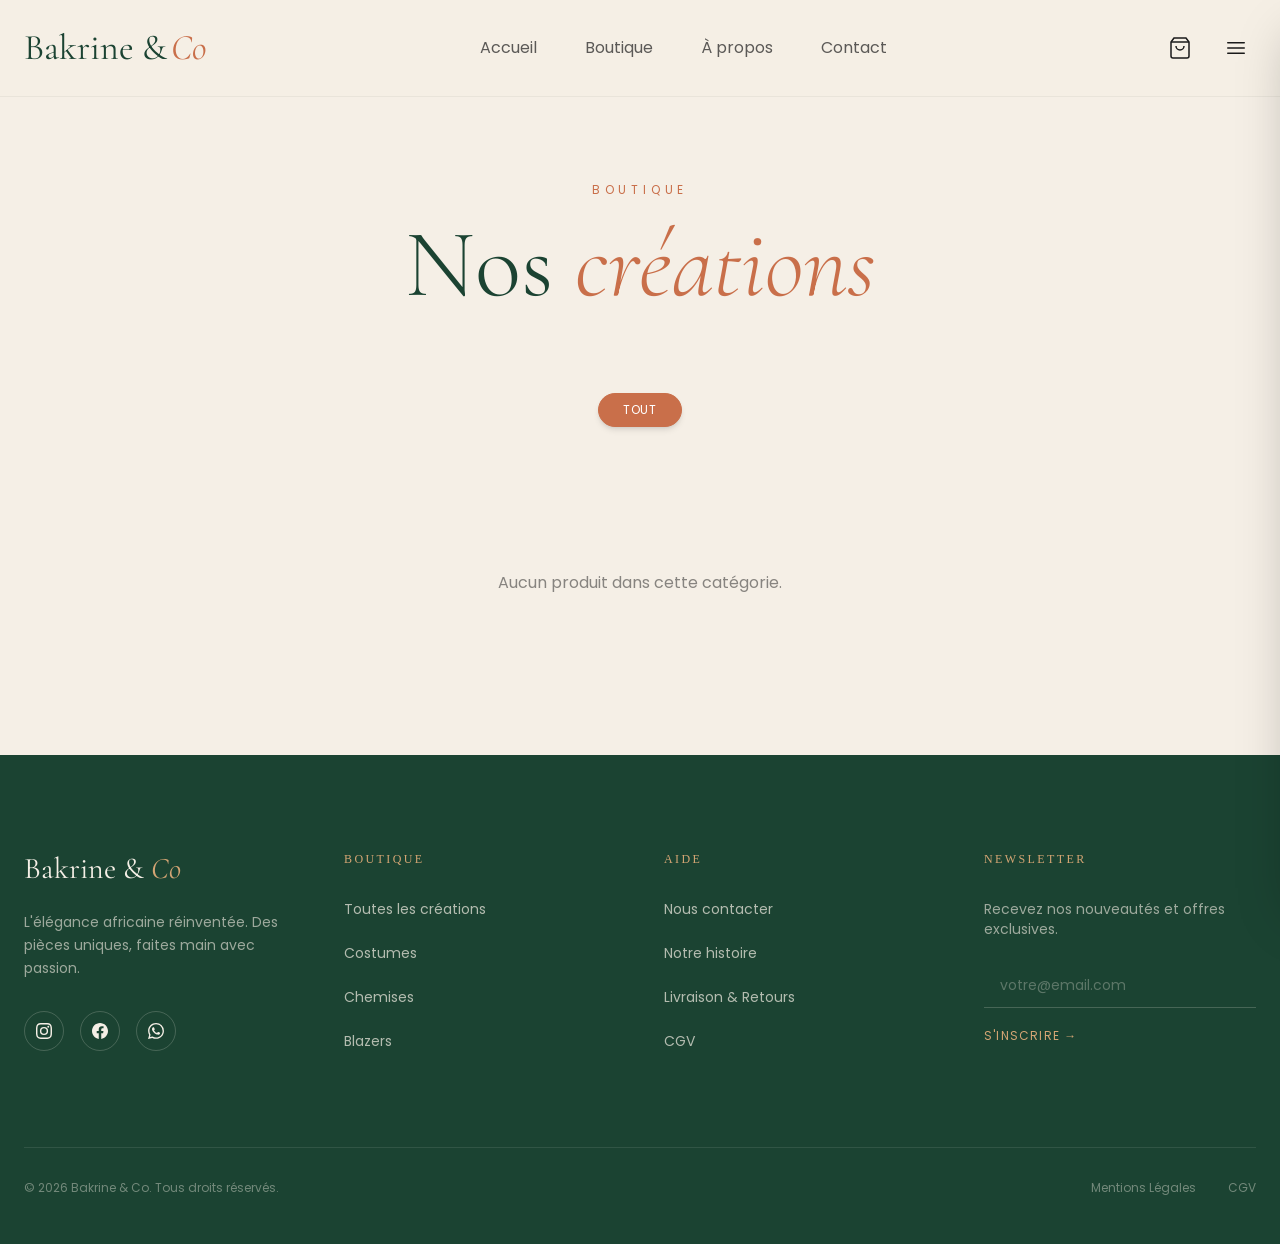
<file: boutique.html>
<!DOCTYPE html>
<html lang="fr">
<head>
  <meta charset="UTF-8">
  <meta name="viewport" content="width=device-width, initial-scale=1.0">
  <title>Boutique — Bakrine & Co</title>
  <link rel="icon" type="image/png" href="assets/icons/favicon.png">
  <link rel="preconnect" href="https://fonts.googleapis.com">
  <link rel="preconnect" href="https://fonts.gstatic.com" crossorigin>
  <link href="https://fonts.googleapis.com/css2?family=Cormorant+Garamond:ital,wght@0,400;0,500;0,600;0,700;1,400&family=Poppins:wght@300;400;500;600&display=swap" rel="stylesheet">
  <link rel="stylesheet" href="assets/css/style.css">

  <style>
    body { font-family: 'Poppins', sans-serif; }
    h1, h2, h3, .font-serif { font-family: 'Cormorant Garamond', serif !important; }
  </style>
</head>
<body class="bg-cream text-ink overflow-x-hidden">

  <div id="header"></div>

  <main class="max-w-[1400px] mx-auto px-6 py-20 min-h-[60vh] bg-[#F9F6F0]">
    <header class="text-center mb-20 reveal">
      <span class="text-xs tracking-[0.4em] text-terracotta uppercase">Boutique</span>
      <h1 class="mt-4 text-6xl md:text-8xl text-forest font-light">Nos <em class="italic text-terracotta">créations</em></h1>
    </header>

    <div id="filters" class="flex flex-wrap justify-center gap-3 mb-16"></div>
    <div id="productsGrid" class="grid grid-cols-1 sm:grid-cols-2 lg:grid-cols-4 gap-8 md:gap-12"></div>
  </main>

  <div id="footer"></div>

  <!-- DRAWER PANIER -->
  <div id="cartOverlay" class="hidden fixed inset-0 bg-ink/50 backdrop-blur-sm z-[60]" onclick="document.getElementById('cartDrawer').classList.add('translate-x-full'); this.classList.add('hidden'); document.body.style.overflow='';"></div>
  <aside id="cartDrawer" class="fixed top-0 right-0 bottom-0 w-full max-w-md bg-cream shadow-2xl z-[70] flex flex-col transition-transform duration-500 translate-x-full">
    <div class="flex items-center justify-between px-6 py-5 border-b border-ink/10">
      <h2 class="text-2xl text-forest">Panier <span id="cartDrawerCount" class="text-terracotta">(0)</span></h2>
      <button onclick="document.getElementById('cartDrawer').classList.add('translate-x-full'); document.getElementById('cartOverlay').classList.add('hidden'); document.body.style.overflow='';" class="p-2 hover:text-terracotta">✕</button>
    </div>
    <div id="cartContent" class="flex-1 overflow-y-auto px-6 py-4"></div>
    <div class="border-t border-ink/10 px-6 py-5 bg-cream">
      <div class="flex items-center justify-between mb-4">
        <span class="text-ink/60">Total</span>
        <div class="text-right">
          <p id="cartTotalXof" class="text-2xl text-forest">0 FCFA</p>
          <p id="cartTotalEur" class="text-xs text-ink/50">≈ 0.00 €</p>
        </div>
      </div>
      <a href="commander.html" class="block w-full text-center bg-terracotta hover:bg-terracotta-dark text-white px-6 py-4 rounded-full font-medium">Passer commande</a>
    </div>
  </aside>

  <script type="module">
    import { renderHeader, renderFooter } from './assets/js/layout.js'
    import { products, collections, loadData } from './assets/js/products.js'

    renderHeader()
    renderFooter()

    async function initShop() {
      await loadData()
      afficherFiltres()
      filtrerProduits('all')
      
      // Animation du header au chargement
      setTimeout(() => {
        const header = document.querySelector('.reveal')
        if (header) {
          header.style.transition = 'opacity 1s ease-out, transform 1s ease-out'
          header.classList.remove('opacity-0', 'translate-y-10')
          header.style.opacity = '1'
          header.style.transform = 'translateY(0)'
        }
      }, 100)
    }

    function afficherFiltres() {
      const container = document.getElementById('filters')
      let html = `<button onclick="window.filtrerProduits('all')" class="filter-btn active px-6 py-2 rounded-full border border-terracotta bg-terracotta text-white text-xs tracking-wider uppercase transition-all">Tout</button>`
      
      collections.forEach(c => {
        html += `<button onclick="window.filtrerProduits('${c.slug}')" class="filter-btn px-6 py-2 rounded-full border border-ink/15 text-ink/60 hover:border-terracotta hover:text-terracotta text-xs tracking-wider uppercase transition-all">${c.name_fr}</button>`
      })
      container.innerHTML = html
    }

    function filtrerProduits(filtre) {
      document.querySelectorAll('.filter-btn').forEach(btn => {
        btn.classList.remove('bg-terracotta', 'text-white', 'border-terracotta')
        btn.classList.add('text-ink/60', 'border-ink/15')
      })
      if (event && event.target) {
        event.target.classList.add('bg-terracotta', 'text-white', 'border-terracotta')
        event.target.classList.remove('text-ink/60', 'border-ink/15')
      }

      let produitsAffiches = products
      if (filtre !== 'all') {
        produitsAffiches = products.filter(p => {
          if (filtre === 'costume-classique') return p.category === 'costume'
          if (filtre === 'chemise-luxe') return p.category === 'chemise'
          if (filtre === 'blazer') return p.category === 'blazer'
          if (filtre === 'tenue-africaine') return p.category !== 'costume' && p.category !== 'chemise' && p.category !== 'blazer'
          return p.category === filtre
        })
      }

      const grid = document.getElementById('productsGrid')
      if (produitsAffiches.length === 0) {
        grid.innerHTML = `<p class="col-span-full text-center py-20 text-ink/50">Aucun produit dans cette catégorie.</p>`
        return
      }

      grid.innerHTML = produitsAffiches.map((p, index) => {
        const image = p.product_images?.[0]?.url || 'assets/images/placeholder.jpg'
        // Délai en cascade pour l'animation
        const delay = index * 100
        
        return `
          <a href="produit.html?slug=${p.slug}" onclick="localStorage.setItem('current-slug', '${p.slug}')" class="group block reveal-item opacity-0 translate-y-10" style="transition-delay: ${delay}ms">
            <div class="relative aspect-[3/4] overflow-hidden rounded-xl bg-gold/10">
              <img src="${image}" alt="${p.name_fr}" class="w-full h-full object-cover transition-transform duration-700 group-hover:scale-105" />
              <div class="absolute bottom-3 right-3 bg-cream/90 px-2 py-1 text-[10px] font-medium tracking-widest text-forest">
                ${new Intl.NumberFormat('fr-FR').format(p.price_xof)} FCFA
              </div>
            </div>
            <div class="mt-6 text-center space-y-2">
              <p class="text-[10px] text-terracotta/80 uppercase tracking-[0.2em]">${p.fabric || p.category}</p>
              <h3 class="text-xl md:text-2xl text-forest group-hover:text-terracotta transition-colors leading-tight px-2">
                ${p.name_fr}
              </h3>
            </div>
          </a>
        `
      }).join('')

      // Déclencher l'animation d'apparition
      setTimeout(() => {
        const items = document.querySelectorAll('.reveal-item')
        items.forEach(el => {
          el.style.opacity = '1'
          el.style.transform = 'translateY(0)'
        })
      }, 50)
    }

    window.filtrerProduits = filtrerProduits
    initShop()
  </script>
</body>
</html>
</file>
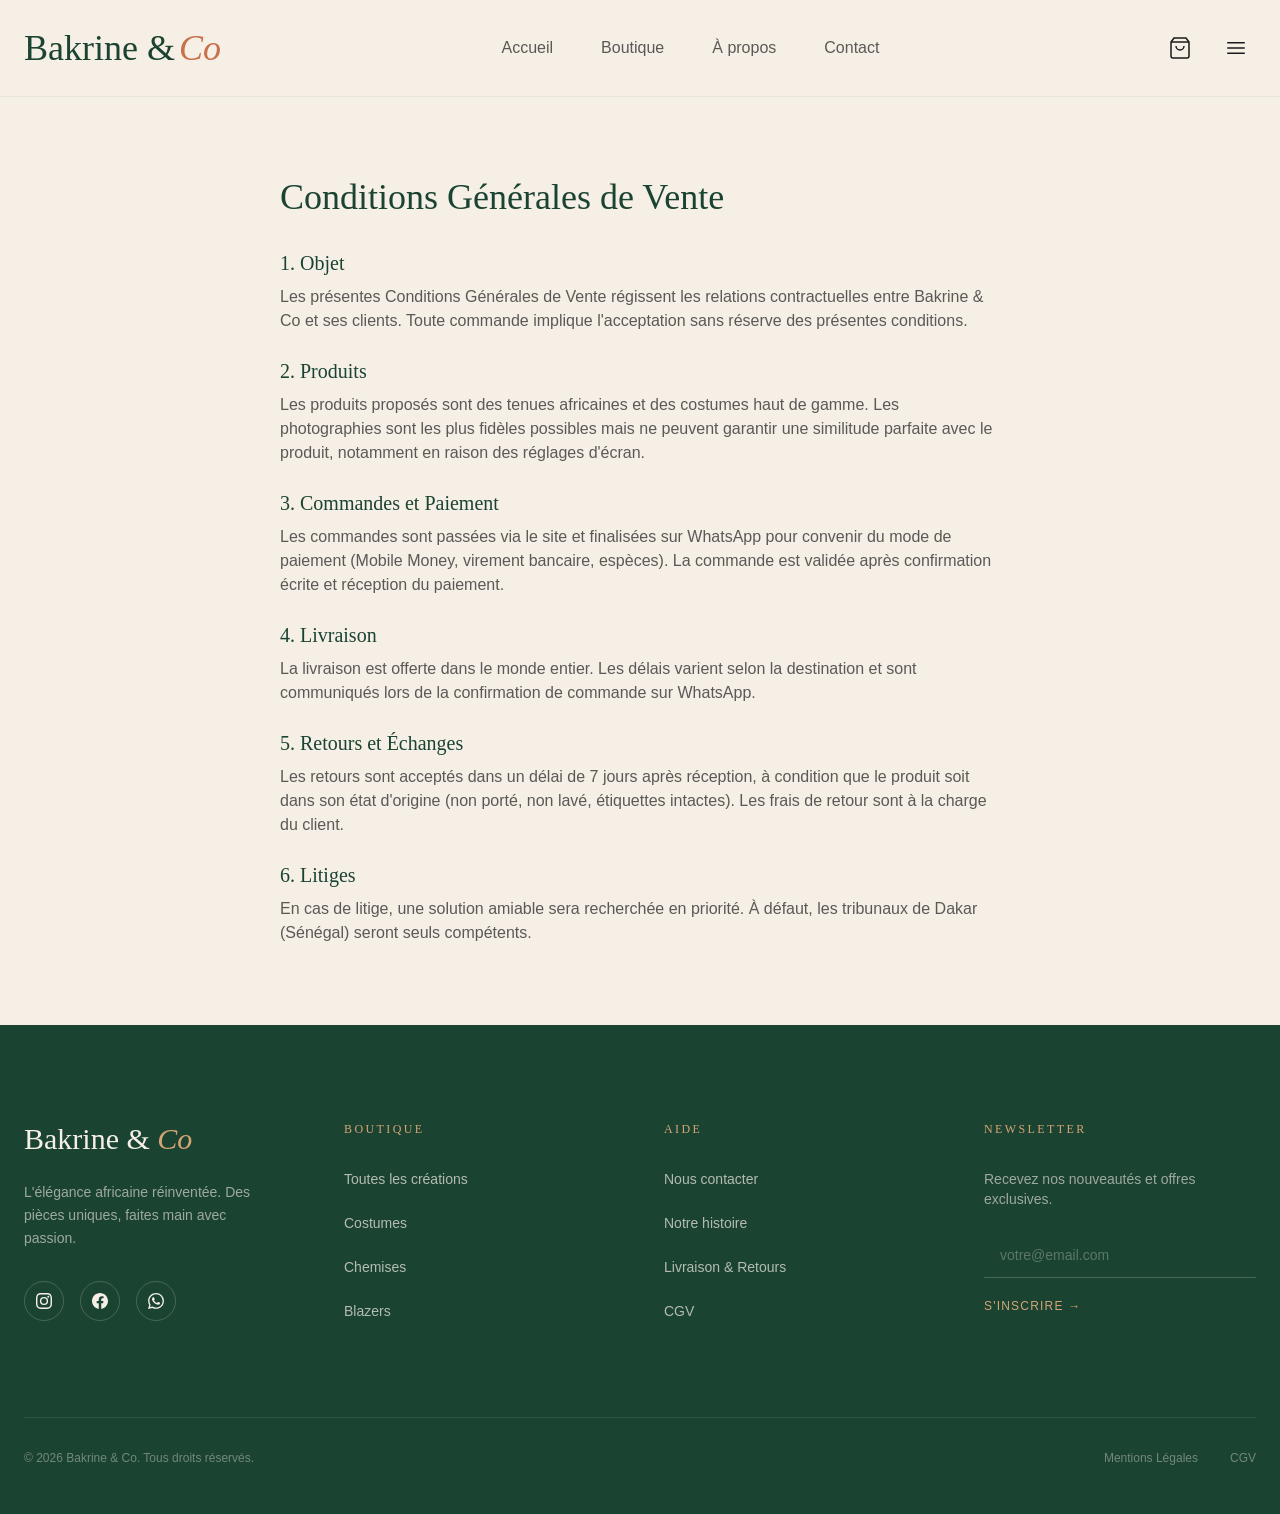
<file: cgv.html>
<!DOCTYPE html>
<html lang="fr">
<head>
  <meta charset="UTF-8">
  <meta name="viewport" content="width=device-width, initial-scale=1.0">
  <meta http-equiv="Content-Security-Policy" content="default-src 'self'; script-src 'self' 'unsafe-inline' https://unpkg.com https://cdnjs.cloudflare.com; style-src 'self' 'unsafe-inline'; img-src 'self' data: https://wamrraarelxsmiksoqhe.supabase.co; connect-src 'self' https://wamrraarelxsmiksoqhe.supabase.co;">
  <title>Conditions Générales de Vente — Bakrine & Co</title>
  <link rel="icon" type="image/png" href="assets/icons/favicon.png">
  
  <link rel="preconnect" href="https://fonts.googleapis.com">
  <link href="https://fonts.googleapis.com/css2?family=Playfair+Display:ital,wght@0,400;0,500;0,700;1,400&family=Poppins:wght@300;400;500;600&display=swap" rel="stylesheet">
  <link rel="stylesheet" href="assets/css/style.css">
</head>
<body class="bg-cream text-ink font-sans">

  <div id="header"></div>

  <main class="max-w-3xl mx-auto px-6 py-20">
    <h1 class="font-serif text-4xl text-forest mb-8">Conditions Générales de Vente</h1>
    
    <div class="space-y-6 text-ink/70">
      <section>
        <h2 class="font-serif text-xl text-forest mb-2">1. Objet</h2>
        <p>Les présentes Conditions Générales de Vente régissent les relations contractuelles entre Bakrine & Co et ses clients. Toute commande implique l'acceptation sans réserve des présentes conditions.</p>
      </section>

      <section>
        <h2 class="font-serif text-xl text-forest mb-2">2. Produits</h2>
        <p>Les produits proposés sont des tenues africaines et des costumes haut de gamme. Les photographies sont les plus fidèles possibles mais ne peuvent garantir une similitude parfaite avec le produit, notamment en raison des réglages d'écran.</p>
      </section>

      <section>
        <h2 class="font-serif text-xl text-forest mb-2">3. Commandes et Paiement</h2>
        <p>Les commandes sont passées via le site et finalisées sur WhatsApp pour convenir du mode de paiement (Mobile Money, virement bancaire, espèces). La commande est validée après confirmation écrite et réception du paiement.</p>
      </section>

      <section>
        <h2 class="font-serif text-xl text-forest mb-2">4. Livraison</h2>
        <p>La livraison est offerte dans le monde entier. Les délais varient selon la destination et sont communiqués lors de la confirmation de commande sur WhatsApp.</p>
      </section>

      <section>
        <h2 class="font-serif text-xl text-forest mb-2">5. Retours et Échanges</h2>
        <p>Les retours sont acceptés dans un délai de 7 jours après réception, à condition que le produit soit dans son état d'origine (non porté, non lavé, étiquettes intactes). Les frais de retour sont à la charge du client.</p>
      </section>

      <section>
        <h2 class="font-serif text-xl text-forest mb-2">6. Litiges</h2>
        <p>En cas de litige, une solution amiable sera recherchée en priorité. À défaut, les tribunaux de Dakar (Sénégal) seront seuls compétents.</p>
      </section>
    </div>
  </main>

  <div id="footer"></div>

  <script type="module">
    import { renderHeader, renderFooter } from './assets/js/layout.js'
    renderHeader()
    renderFooter()
  </script>
</body>
</html>
</file>
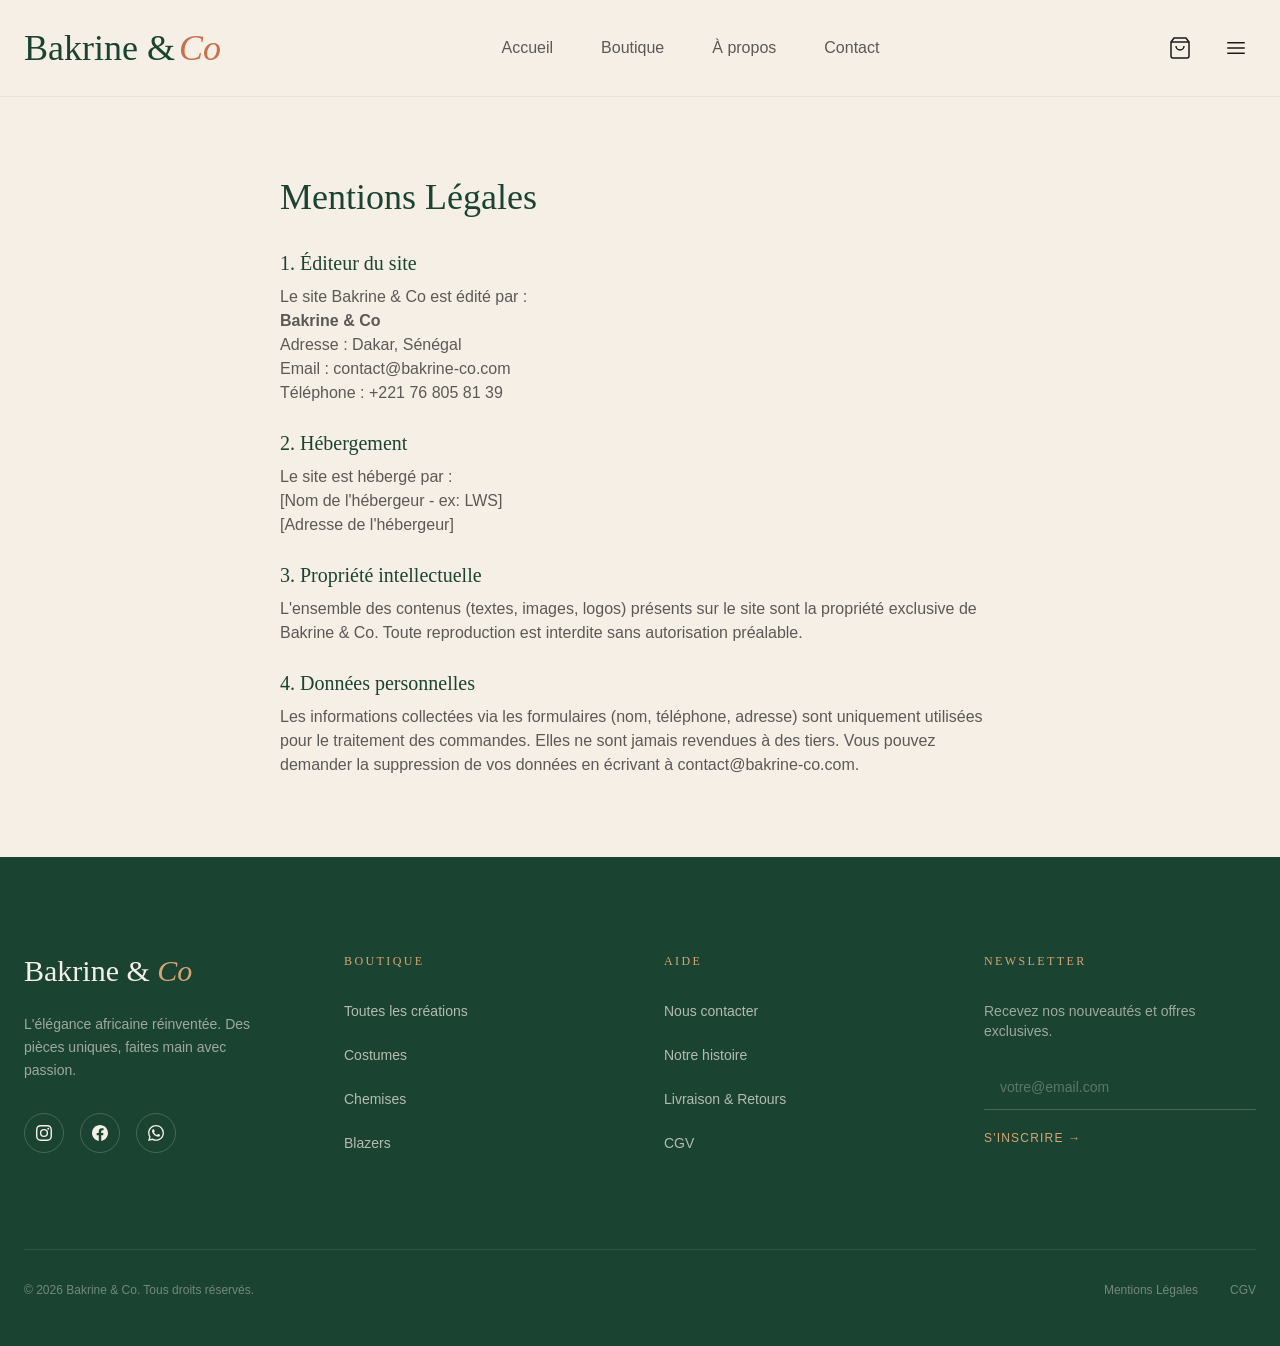
<file: mentions-legales.html>
<!DOCTYPE html>
<html lang="fr">
<head>
  <meta charset="UTF-8">
  <meta name="viewport" content="width=device-width, initial-scale=1.0">
  <title>Mentions Légales — Bakrine & Co</title>
  <link rel="preconnect" href="https://fonts.googleapis.com">
  <link rel="icon" type="image/png" href="assets/icons/favicon.png">
  <meta http-equiv="Content-Security-Policy" content="default-src 'self'; script-src 'self' 'unsafe-inline' https://unpkg.com https://cdnjs.cloudflare.com; style-src 'self' 'unsafe-inline'; img-src 'self' data: https://wamrraarelxsmiksoqhe.supabase.co; connect-src 'self' https://wamrraarelxsmiksoqhe.supabase.co;">
  <link href="https://fonts.googleapis.com/css2?family=Playfair+Display:ital,wght@0,400;0,500;0,700;1,400&family=Poppins:wght@300;400;500;600&display=swap" rel="stylesheet">
  <link rel="stylesheet" href="assets/css/style.css">
</head>
<body class="bg-cream text-ink font-sans">

  <div id="header"></div>

  <main class="max-w-3xl mx-auto px-6 py-20">
    <h1 class="font-serif text-4xl text-forest mb-8">Mentions Légales</h1>
    
    <div class="space-y-6 text-ink/70">
      <section>
        <h2 class="font-serif text-xl text-forest mb-2">1. Éditeur du site</h2>
        <p>Le site Bakrine & Co est édité par :</p>
        <p><strong>Bakrine & Co</strong><br>
        Adresse : Dakar, Sénégal<br>
        Email : contact@bakrine-co.com<br>
        Téléphone : +221 76 805 81 39</p>
      </section>

      <section>
        <h2 class="font-serif text-xl text-forest mb-2">2. Hébergement</h2>
        <p>Le site est hébergé par :<br>
        [Nom de l'hébergeur - ex: LWS]<br>
        [Adresse de l'hébergeur]</p>
      </section>

      <section>
        <h2 class="font-serif text-xl text-forest mb-2">3. Propriété intellectuelle</h2>
        <p>L'ensemble des contenus (textes, images, logos) présents sur le site sont la propriété exclusive de Bakrine & Co. Toute reproduction est interdite sans autorisation préalable.</p>
      </section>

      <section>
        <h2 class="font-serif text-xl text-forest mb-2">4. Données personnelles</h2>
        <p>Les informations collectées via les formulaires (nom, téléphone, adresse) sont uniquement utilisées pour le traitement des commandes. Elles ne sont jamais revendues à des tiers. Vous pouvez demander la suppression de vos données en écrivant à contact@bakrine-co.com.</p>
      </section>
    </div>
  </main>

  <div id="footer"></div>

  <script type="module">
    import { renderHeader, renderFooter } from './assets/js/layout.js'
    renderHeader()
    renderFooter()
  </script>
</body>
</html>
</file>
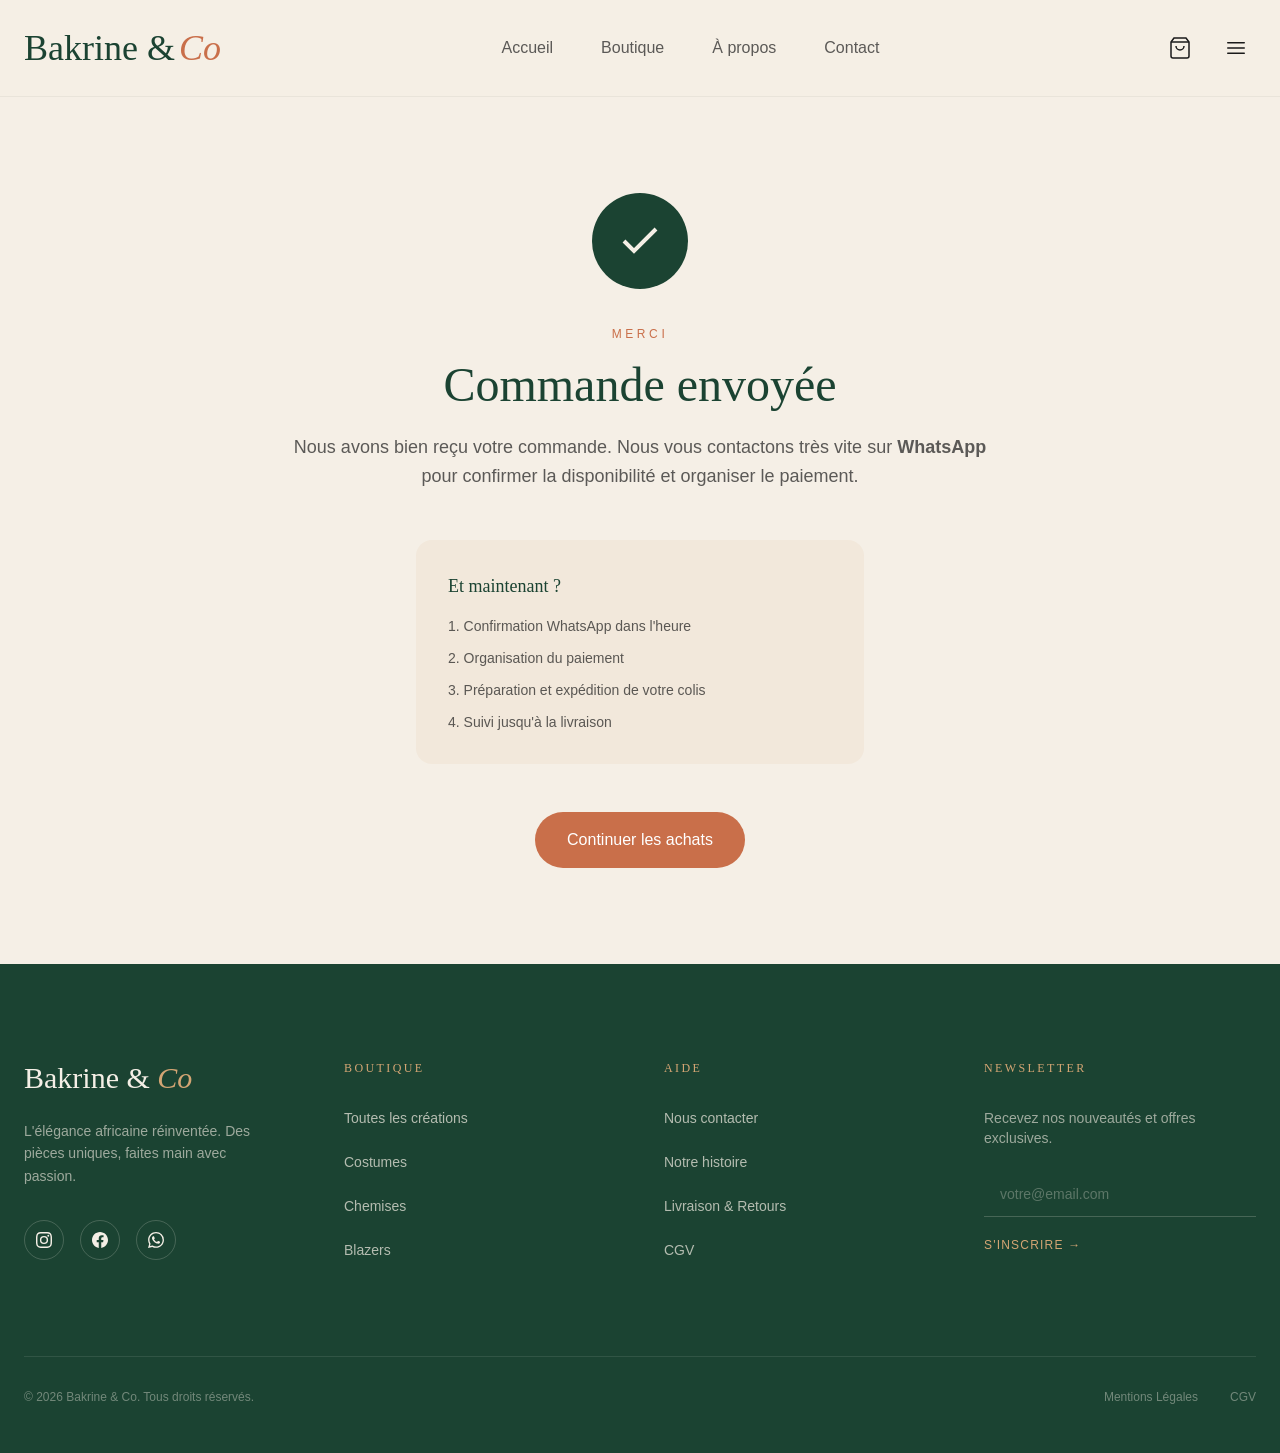
<file: merci.html>
<!DOCTYPE html>
<html lang="fr">
<head>
  <meta charset="UTF-8">
  <meta name="viewport" content="width=device-width, initial-scale=1.0">
  <title>Merci — Bakrine & Co</title>
  <link rel="preconnect" href="https://fonts.googleapis.com">
  <meta http-equiv="Content-Security-Policy" content="default-src 'self'; script-src 'self' 'unsafe-inline' https://unpkg.com https://cdnjs.cloudflare.com; style-src 'self' 'unsafe-inline'; img-src 'self' data: https://wamrraarelxsmiksoqhe.supabase.co; connect-src 'self' https://wamrraarelxsmiksoqhe.supabase.co;">
  <link href="https://fonts.googleapis.com/css2?family=Playfair+Display:ital,wght@0,400;0,500;0,700;1,400&family=Poppins:wght@300;400;500;600&display=swap" rel="stylesheet">
  <link rel="stylesheet" href="assets/css/style.css">
</head>
<body class="bg-cream text-ink font-sans">

  <div id="header"></div>

  <main class="max-w-3xl mx-auto px-6 py-24 text-center">
    
    <div class="w-24 h-24 mx-auto bg-forest text-cream rounded-full flex items-center justify-center mb-8">
      <svg class="w-12 h-12" fill="none" stroke="currentColor" stroke-width="2" viewBox="0 0 24 24">
        <polyline points="20 6 9 17 4 12"></polyline>
      </svg>
    </div>

    <span class="text-xs tracking-[0.3em] text-terracotta uppercase">Merci</span>
    <h1 class="mt-4 font-serif text-5xl text-forest mb-6">Commande envoyée</h1>
    
    <p class="text-lg text-ink/70 leading-relaxed mb-12">
      Nous avons bien reçu votre commande. Nous vous contactons très vite sur <strong>WhatsApp</strong> pour confirmer la disponibilité et organiser le paiement.
    </p>

    <div class="bg-gold/10 rounded-2xl p-8 text-left max-w-md mx-auto mb-12">
      <h3 class="font-serif text-lg text-forest mb-4">Et maintenant ?</h3>
      <ol class="space-y-3 text-sm text-ink/70 list-decimal list-inside">
        <li>Confirmation WhatsApp dans l'heure</li>
        <li>Organisation du paiement</li>
        <li>Préparation et expédition de votre colis</li>
        <li>Suivi jusqu'à la livraison</li>
      </ol>
    </div>

    <a href="boutique.html" class="inline-block bg-terracotta hover:bg-terracotta-dark text-white px-8 py-4 rounded-full font-medium transition-colors">
      Continuer les achats
    </a>
  </main>

  <div id="footer"></div>

  <script type="module">
    import { renderHeader, renderFooter } from './assets/js/layout.js'
    renderHeader()
    renderFooter()
  </script>
</body>
</html>
</file>
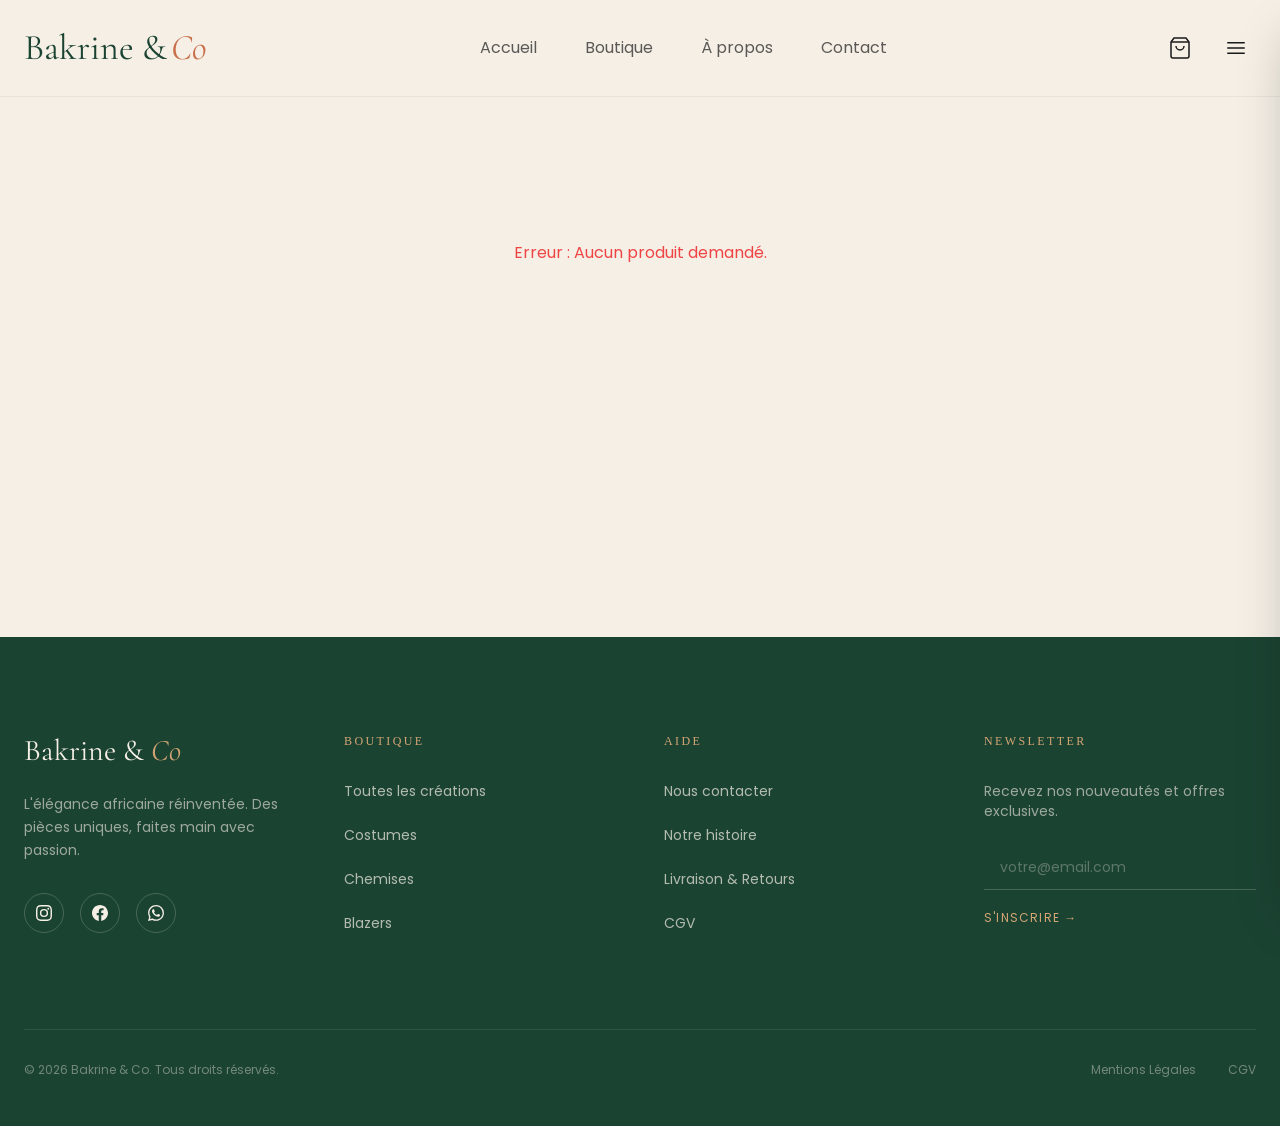
<file: produit.html>
<!DOCTYPE html>
<html lang="fr">
<head>
  <meta charset="UTF-8">
  <meta name="viewport" content="width=device-width, initial-scale=1.0">
  <title>Produit — Bakrine & Co</title>
  
  <!-- PLUS DE BALISE CSP ICI, POUR ÉVITER LES BLOCAGES -->

  <link rel="preconnect" href="https://fonts.googleapis.com">
  <link rel="preconnect" href="https://fonts.gstatic.com" crossorigin>
  <link href="https://fonts.googleapis.com/css2?family=Cormorant+Garamond:ital,wght@0,400;0,500;0,700;1,400&family=Poppins:wght@300;400;500;600&display=swap" rel="stylesheet">
  <link rel="stylesheet" href="assets/css/style.css">

  <style>
    body { font-family: 'Poppins', sans-serif; }
    h1, h2, h3, .font-serif { font-family: 'Cormorant Garamond', serif !important; }
  </style>
</head>
<body class="bg-cream text-ink font-sans">

  <div id="header"></div>

  <main class="max-w-7xl mx-auto px-6 py-16 min-h-[60vh]" id="productContent">
    <div class="flex justify-center items-center h-full">
      <p class="text-ink/50">Chargement du produit...</p>
    </div>
  </main>

  <div id="footer"></div>

  <!-- DRAWER PANIER -->
  <div id="cartOverlay" class="hidden fixed inset-0 bg-ink/50 backdrop-blur-sm z-[60]" onclick="document.getElementById('cartDrawer').classList.add('translate-x-full'); this.classList.add('hidden'); document.body.style.overflow='';"></div>
  <aside id="cartDrawer" class="fixed top-0 right-0 bottom-0 w-full max-w-md bg-cream shadow-2xl z-[70] flex flex-col transition-transform duration-500 translate-x-full">
    <div class="flex items-center justify-between px-6 py-5 border-b border-ink/10">
      <h2 class="font-serif text-2xl text-forest">Panier <span id="cartDrawerCount" class="text-terracotta">(0)</span></h2>
      <button onclick="document.getElementById('cartDrawer').classList.add('translate-x-full'); document.getElementById('cartOverlay').classList.add('hidden'); document.body.style.overflow='';" class="p-2 hover:text-terracotta">✕</button>
    </div>
    <div id="cartContent" class="flex-1 overflow-y-auto px-6 py-4"></div>
    <div class="border-t border-ink/10 px-6 py-5 bg-cream">
      <div class="flex items-center justify-between mb-4">
        <span class="text-ink/60">Total</span>
        <div class="text-right">
          <p id="cartTotalXof" class="font-serif text-2xl text-forest">0 FCFA</p>
          <p id="cartTotalEur" class="text-xs text-ink/50">≈ 0.00 €</p>
        </div>
      </div>
      <a href="commander.html" class="block w-full text-center bg-terracotta hover:bg-terracotta-dark text-white px-6 py-4 rounded-full font-medium">Passer commande</a>
    </div>
  </aside>

  <!-- SCRIPT -->
  <script type="module">
    import { renderHeader, renderFooter } from './assets/js/layout.js'
    import { products, loadData } from './assets/js/products.js'
    import { addToCart, updateCartBadge, renderCartDrawer, openCart } from './assets/js/cart.js'

    renderHeader()
    renderFooter()

    let currentProduct = null
    let selectedSize = null

    async function initProduct() {
      // 1. Récupérer le slug (via URL ou localStorage)
      const urlParams = new URLSearchParams(window.location.search)
      let slug = urlParams.get('slug') || localStorage.getItem('current-slug')

      if (!slug) {
        document.getElementById('productContent').innerHTML = '<p class="text-center py-20 text-red-500">Erreur : Aucun produit demandé.</p>'
        return
      }

      // 2. Charger les données
      if (products.length === 0) await loadData()

      // 3. Trouver le produit
      currentProduct = products.find(p => p.slug === slug)

      if (!currentProduct) {
        document.getElementById('productContent').innerHTML = '<p class="text-center py-20 text-red-500">Produit introuvable.</p>'
        return
      }

      // 4. Afficher
      renderProduct()
      updateCartBadge()
      renderCartDrawer()
    }

    function renderProduct() {
      const container = document.getElementById('productContent')
      document.title = `${currentProduct.name_fr} — Bakrine & Co`

      const images = currentProduct.product_images?.sort((a, b) => a.position - b.position) || []
      const mainImage = images[0]?.url || 'assets/images/placeholder.jpg'
      const thumbnails = images.slice(1)
      const sizes = currentProduct.product_variants?.map(v => v.size) || []

      container.innerHTML = `
        <div class="grid grid-cols-1 lg:grid-cols-2 gap-12 lg:gap-20">
          
          <!-- GALERIE -->
          <div class="space-y-6">
            <div class="aspect-[3/4] rounded-2xl overflow-hidden bg-gold/10">
              <img id="mainProductImage" src="${mainImage}" alt="${currentProduct.name_fr}" class="w-full h-full object-cover transition-opacity duration-300">
            </div>
            <div class="grid grid-cols-3 gap-4">
              ${thumbnails.map((img, i) => `
                <button onclick="changeImage('${img.url}', this)" class="aspect-square rounded-lg overflow-hidden bg-gold/10 border-2 border-transparent hover:border-terracotta transition-colors">
                  <img src="${img.url}" class="w-full h-full object-cover">
                </button>
              `).join('')}
            </div>
          </div>

          <!-- INFOS -->
          <div class="space-y-8 lg:sticky lg:top-28 self-start">
            <div>
              <span class="text-xs tracking-[0.3em] text-terracotta uppercase">${currentProduct.fabric || currentProduct.category}</span>
              <h1 class="mt-3 text-4xl md:text-5xl text-forest leading-tight">${currentProduct.name_fr}</h1>
              <div class="mt-4 space-y-1">
                <p class="text-3xl text-terracotta">${new Intl.NumberFormat('fr-FR').format(currentProduct.price_xof)} FCFA</p>
                <p class="text-sm text-ink/50">≈ ${currentProduct.price_eur} €</p>
              </div>
            </div>

            <div class="w-16 h-px bg-gold"></div>
            <p class="text-ink/70 leading-relaxed">${currentProduct.description_fr || 'Aucune description.'}</p>

            <div>
              <p class="text-sm font-medium uppercase tracking-widest mb-3">Taille</p>
              <div class="flex flex-wrap gap-2" id="sizesContainer">
                ${sizes.length > 0 ? sizes.map(s => `
                  <button onclick="selectSize('${s}', this)" class="size-btn min-w-14 px-4 py-3 text-sm rounded-lg border border-ink/15 hover:border-ink/40 transition-all">${s}</button>
                `).join('') : '<p class="text-sm text-ink/50">Aucune taille disponible.</p>'}
              </div>
            </div>

            <button id="addBtn" onclick="addToCartAction()" class="w-full py-5 rounded-full bg-ink/10 text-ink/40 font-medium cursor-not-allowed transition-all" disabled>
              Ajouter au panier
            </button>
          </div>
        </div>
      `
    }

    // --- FONCTIONS GLOBALES ---
    window.changeImage = (url, btn) => {
      const mainImg = document.getElementById('mainProductImage')
      mainImg.style.opacity = '0'
      setTimeout(() => {
        mainImg.src = url
        mainImg.style.opacity = '1'
      }, 200)

      document.querySelectorAll('#productContent .grid-cols-3 button').forEach(b => {
        b.classList.remove('border-terracotta')
        b.classList.add('border-transparent')
      })
      btn.classList.remove('border-transparent')
      btn.classList.add('border-terracotta')
    }

    window.selectSize = (size, btn) => {
      selectedSize = size
      document.querySelectorAll('.size-btn').forEach(b => {
        b.classList.remove('bg-terracotta', 'text-white', 'border-terracotta')
        b.classList.add('border-ink/15')
      })
      btn.classList.add('bg-terracotta', 'text-white', 'border-terracotta')
      btn.classList.remove('border-ink/15')

      const addBtn = document.getElementById('addBtn')
      addBtn.disabled = false
      addBtn.classList.remove('bg-ink/10', 'text-ink/40', 'cursor-not-allowed')
      addBtn.classList.add('bg-terracotta', 'hover:bg-terracotta-dark', 'text-white', 'shadow-lg')
    }

    window.addToCartAction = () => {
      if (!selectedSize || !currentProduct) return
      
      const variant = currentProduct.product_variants.find(v => v.size === selectedSize)
      if (!variant) return

      addToCart({
        productId: currentProduct.id,
        variantId: variant.id,
        slug: currentProduct.slug,
        name: currentProduct.name_fr,
        priceXof: currentProduct.price_xof,
        priceEur: currentProduct.price_eur,
        image: currentProduct.product_images?.[0]?.url,
        size: selectedSize,
        qty: 1
      })

      openCart()
    }

    initProduct()
  </script>
</body>
</html>
</file>
<file: assets/css/style.css>
*,:after,:before{--tw-border-spacing-x:0;--tw-border-spacing-y:0;--tw-translate-x:0;--tw-translate-y:0;--tw-rotate:0;--tw-skew-x:0;--tw-skew-y:0;--tw-scale-x:1;--tw-scale-y:1;--tw-pan-x: ;--tw-pan-y: ;--tw-pinch-zoom: ;--tw-scroll-snap-strictness:proximity;--tw-gradient-from-position: ;--tw-gradient-via-position: ;--tw-gradient-to-position: ;--tw-ordinal: ;--tw-slashed-zero: ;--tw-numeric-figure: ;--tw-numeric-spacing: ;--tw-numeric-fraction: ;--tw-ring-inset: ;--tw-ring-offset-width:0px;--tw-ring-offset-color:#fff;--tw-ring-color:rgba(59,130,246,.5);--tw-ring-offset-shadow:0 0 #0000;--tw-ring-shadow:0 0 #0000;--tw-shadow:0 0 #0000;--tw-shadow-colored:0 0 #0000;--tw-blur: ;--tw-brightness: ;--tw-contrast: ;--tw-grayscale: ;--tw-hue-rotate: ;--tw-invert: ;--tw-saturate: ;--tw-sepia: ;--tw-drop-shadow: ;--tw-backdrop-blur: ;--tw-backdrop-brightness: ;--tw-backdrop-contrast: ;--tw-backdrop-grayscale: ;--tw-backdrop-hue-rotate: ;--tw-backdrop-invert: ;--tw-backdrop-opacity: ;--tw-backdrop-saturate: ;--tw-backdrop-sepia: ;--tw-contain-size: ;--tw-contain-layout: ;--tw-contain-paint: ;--tw-contain-style: }::backdrop{--tw-border-spacing-x:0;--tw-border-spacing-y:0;--tw-translate-x:0;--tw-translate-y:0;--tw-rotate:0;--tw-skew-x:0;--tw-skew-y:0;--tw-scale-x:1;--tw-scale-y:1;--tw-pan-x: ;--tw-pan-y: ;--tw-pinch-zoom: ;--tw-scroll-snap-strictness:proximity;--tw-gradient-from-position: ;--tw-gradient-via-position: ;--tw-gradient-to-position: ;--tw-ordinal: ;--tw-slashed-zero: ;--tw-numeric-figure: ;--tw-numeric-spacing: ;--tw-numeric-fraction: ;--tw-ring-inset: ;--tw-ring-offset-width:0px;--tw-ring-offset-color:#fff;--tw-ring-color:rgba(59,130,246,.5);--tw-ring-offset-shadow:0 0 #0000;--tw-ring-shadow:0 0 #0000;--tw-shadow:0 0 #0000;--tw-shadow-colored:0 0 #0000;--tw-blur: ;--tw-brightness: ;--tw-contrast: ;--tw-grayscale: ;--tw-hue-rotate: ;--tw-invert: ;--tw-saturate: ;--tw-sepia: ;--tw-drop-shadow: ;--tw-backdrop-blur: ;--tw-backdrop-brightness: ;--tw-backdrop-contrast: ;--tw-backdrop-grayscale: ;--tw-backdrop-hue-rotate: ;--tw-backdrop-invert: ;--tw-backdrop-opacity: ;--tw-backdrop-saturate: ;--tw-backdrop-sepia: ;--tw-contain-size: ;--tw-contain-layout: ;--tw-contain-paint: ;--tw-contain-style: }/*! tailwindcss v3.4.19 | MIT License | https://tailwindcss.com*/*,:after,:before{box-sizing:border-box;border:0 solid #e5e7eb}:after,:before{--tw-content:""}:host,html{line-height:1.5;-webkit-text-size-adjust:100%;-moz-tab-size:4;-o-tab-size:4;tab-size:4;font-family:Poppins,sans-serif;font-feature-settings:normal;font-variation-settings:normal;-webkit-tap-highlight-color:transparent}body{margin:0;line-height:inherit}hr{height:0;color:inherit;border-top-width:1px}abbr:where([title]){-webkit-text-decoration:underline dotted;text-decoration:underline dotted}h1,h2,h3,h4,h5,h6{font-size:inherit;font-weight:inherit}a{color:inherit;text-decoration:inherit}b,strong{font-weight:bolder}code,kbd,pre,samp{font-family:ui-monospace,SFMono-Regular,Menlo,Monaco,Consolas,Liberation Mono,Courier New,monospace;font-feature-settings:normal;font-variation-settings:normal;font-size:1em}small{font-size:80%}sub,sup{font-size:75%;line-height:0;position:relative;vertical-align:baseline}sub{bottom:-.25em}sup{top:-.5em}table{text-indent:0;border-color:inherit;border-collapse:collapse}button,input,optgroup,select,textarea{font-family:inherit;font-feature-settings:inherit;font-variation-settings:inherit;font-size:100%;font-weight:inherit;line-height:inherit;letter-spacing:inherit;color:inherit;margin:0;padding:0}button,select{text-transform:none}button,input:where([type=button]),input:where([type=reset]),input:where([type=submit]){-webkit-appearance:button;background-color:transparent;background-image:none}:-moz-focusring{outline:auto}:-moz-ui-invalid{box-shadow:none}progress{vertical-align:baseline}::-webkit-inner-spin-button,::-webkit-outer-spin-button{height:auto}[type=search]{-webkit-appearance:textfield;outline-offset:-2px}::-webkit-search-decoration{-webkit-appearance:none}::-webkit-file-upload-button{-webkit-appearance:button;font:inherit}summary{display:list-item}blockquote,dd,dl,figure,h1,h2,h3,h4,h5,h6,hr,p,pre{margin:0}fieldset{margin:0}fieldset,legend{padding:0}menu,ol,ul{list-style:none;margin:0;padding:0}dialog{padding:0}textarea{resize:vertical}input::-moz-placeholder,textarea::-moz-placeholder{opacity:1;color:#9ca3af}input::placeholder,textarea::placeholder{opacity:1;color:#9ca3af}[role=button],button{cursor:pointer}:disabled{cursor:default}audio,canvas,embed,iframe,img,object,svg,video{display:block;vertical-align:middle}img,video{max-width:100%;height:auto}[hidden]:where(:not([hidden=until-found])){display:none}html{scroll-behavior:smooth}body{--tw-bg-opacity:1;background-color:rgb(245 239 230/var(--tw-bg-opacity,1));font-family:Poppins,sans-serif;--tw-text-opacity:1;color:rgb(26 26 26/var(--tw-text-opacity,1));-webkit-font-smoothing:antialiased;-moz-osx-font-smoothing:grayscale}h1,h2,h3,h4{font-family:Playfair Display,serif}::-moz-selection{--tw-bg-opacity:1;background-color:rgb(201 111 74/var(--tw-bg-opacity,1));--tw-text-opacity:1;color:rgb(255 255 255/var(--tw-text-opacity,1))}::selection{--tw-bg-opacity:1;background-color:rgb(201 111 74/var(--tw-bg-opacity,1));--tw-text-opacity:1;color:rgb(255 255 255/var(--tw-text-opacity,1))}.\!container{width:100%!important}.container{width:100%}@media (min-width:640px){.\!container{max-width:640px!important}.container{max-width:640px}}@media (min-width:768px){.\!container{max-width:768px!important}.container{max-width:768px}}@media (min-width:1024px){.\!container{max-width:1024px!important}.container{max-width:1024px}}@media (min-width:1280px){.\!container{max-width:1280px!important}.container{max-width:1280px}}@media (min-width:1536px){.\!container{max-width:1536px!important}.container{max-width:1536px}}.section{padding-top:6rem;padding-bottom:6rem}@media (min-width:768px){.section{padding-top:8rem;padding-bottom:8rem}}.filter-btn{border-radius:9999px;border-width:1px;border-color:rgba(26,26,26,.15);padding:.5rem 1.5rem;font-size:.875rem;line-height:1.25rem;color:rgba(26,26,26,.6);transition-property:all;transition-timing-function:cubic-bezier(.4,0,.2,1);transition-duration:.15s}.filter-btn:hover{--tw-text-opacity:1;color:rgb(201 111 74/var(--tw-text-opacity,1))}.filter-btn.active,.filter-btn:hover{--tw-border-opacity:1;border-color:rgb(201 111 74/var(--tw-border-opacity,1))}.filter-btn.active{--tw-bg-opacity:1;background-color:rgb(201 111 74/var(--tw-bg-opacity,1));--tw-text-opacity:1;color:rgb(255 255 255/var(--tw-text-opacity,1));--tw-shadow:0 4px 6px -1px rgba(0,0,0,.1),0 2px 4px -2px rgba(0,0,0,.1);--tw-shadow-colored:0 4px 6px -1px var(--tw-shadow-color),0 2px 4px -2px var(--tw-shadow-color);box-shadow:var(--tw-ring-offset-shadow,0 0 #0000),var(--tw-ring-shadow,0 0 #0000),var(--tw-shadow)}.fixed{position:fixed}.absolute{position:absolute}.relative{position:relative}.sticky{position:sticky}.inset-0{inset:0}.-bottom-6{bottom:-1.5rem}.-right-1{right:-.25rem}.-right-6{right:-1.5rem}.-top-1{top:-.25rem}.bottom-0{bottom:0}.bottom-6{bottom:1.5rem}.bottom-8{bottom:2rem}.left-6{left:1.5rem}.left-8{left:2rem}.right-0{right:0}.right-6{right:1.5rem}.top-0{top:0}.z-0{z-index:0}.z-10{z-index:10}.z-50{z-index:50}.z-\[60\]{z-index:60}.z-\[70\]{z-index:70}.order-1{order:1}.order-2{order:2}.col-span-full{grid-column:1/-1}.mx-auto{margin-left:auto;margin-right:auto}.my-4{margin-top:1rem;margin-bottom:1rem}.mb-1{margin-bottom:.25rem}.mb-10{margin-bottom:2.5rem}.mb-12{margin-bottom:3rem}.mb-16{margin-bottom:4rem}.mb-2{margin-bottom:.5rem}.mb-20{margin-bottom:5rem}.mb-24{margin-bottom:6rem}.mb-3{margin-bottom:.75rem}.mb-4{margin-bottom:1rem}.mb-6{margin-bottom:1.5rem}.mb-8{margin-bottom:2rem}.mt-1{margin-top:.25rem}.mt-12{margin-top:3rem}.mt-2{margin-top:.5rem}.mt-3{margin-top:.75rem}.mt-4{margin-top:1rem}.mt-6{margin-top:1.5rem}.line-clamp-1{overflow:hidden;display:-webkit-box;-webkit-box-orient:vertical;-webkit-line-clamp:1}.block{display:block}.inline-block{display:inline-block}.flex{display:flex}.inline-flex{display:inline-flex}.\!grid{display:grid!important}.grid{display:grid}.hidden{display:none}.aspect-\[3\/4\]{aspect-ratio:3/4}.aspect-\[4\/5\]{aspect-ratio:4/5}.aspect-square{aspect-ratio:1/1}.h-10{height:2.5rem}.h-12{height:3rem}.h-16{height:4rem}.h-24{height:6rem}.h-32{height:8rem}.h-4{height:1rem}.h-40{height:10rem}.h-5{height:1.25rem}.h-6{height:1.5rem}.h-64{height:16rem}.h-8{height:2rem}.h-\[280px\]{height:280px}.h-\[400px\]{height:400px}.h-\[60vh\]{height:60vh}.h-full{height:100%}.h-px{height:1px}.max-h-96{max-height:24rem}.min-h-\[60vh\]{min-height:60vh}.min-h-\[85vh\]{min-height:85vh}.min-h-\[90vh\]{min-height:90vh}.w-10{width:2.5rem}.w-12{width:3rem}.w-14{width:3.5rem}.w-16{width:4rem}.w-20{width:5rem}.w-24{width:6rem}.w-4{width:1rem}.w-5{width:1.25rem}.w-6{width:1.5rem}.w-8{width:2rem}.w-full{width:100%}.min-w-14{min-width:3.5rem}.max-w-2xl{max-width:42rem}.max-w-3xl{max-width:48rem}.max-w-4xl{max-width:56rem}.max-w-7xl{max-width:80rem}.max-w-\[200px\]{max-width:200px}.max-w-lg{max-width:32rem}.max-w-md{max-width:28rem}.max-w-sm{max-width:24rem}.max-w-xl{max-width:36rem}.flex-1{flex:1 1 0%}.flex-shrink-0{flex-shrink:0}.translate-x-full{--tw-translate-x:100%;transform:translate(var(--tw-translate-x),var(--tw-translate-y)) rotate(var(--tw-rotate)) skewX(var(--tw-skew-x)) skewY(var(--tw-skew-y)) scaleX(var(--tw-scale-x)) scaleY(var(--tw-scale-y))}@keyframes fadeUp{0%{opacity:0;transform:translateY(20px)}to{opacity:1;transform:translateY(0)}}.animate-fade-up{animation:fadeUp .6s ease-out}.cursor-not-allowed{cursor:not-allowed}.list-inside{list-style-position:inside}.list-decimal{list-style-type:decimal}.grid-cols-1{grid-template-columns:repeat(1,minmax(0,1fr))}.grid-cols-2{grid-template-columns:repeat(2,minmax(0,1fr))}.grid-cols-3{grid-template-columns:repeat(3,minmax(0,1fr))}.flex-col{flex-direction:column}.flex-wrap{flex-wrap:wrap}.items-start{align-items:flex-start}.items-end{align-items:flex-end}.items-center{align-items:center}.items-baseline{align-items:baseline}.justify-center{justify-content:center}.justify-between{justify-content:space-between}.gap-1{gap:.25rem}.gap-12{gap:3rem}.gap-16{gap:4rem}.gap-2{gap:.5rem}.gap-3{gap:.75rem}.gap-4{gap:1rem}.gap-6{gap:1.5rem}.gap-8{gap:2rem}.gap-x-12{-moz-column-gap:3rem;column-gap:3rem}.gap-y-20{row-gap:5rem}.space-y-1>:not([hidden])~:not([hidden]){--tw-space-y-reverse:0;margin-top:calc(.25rem*(1 - var(--tw-space-y-reverse)));margin-bottom:calc(.25rem*var(--tw-space-y-reverse))}.space-y-10>:not([hidden])~:not([hidden]){--tw-space-y-reverse:0;margin-top:calc(2.5rem*(1 - var(--tw-space-y-reverse)));margin-bottom:calc(2.5rem*var(--tw-space-y-reverse))}.space-y-2>:not([hidden])~:not([hidden]){--tw-space-y-reverse:0;margin-top:calc(.5rem*(1 - var(--tw-space-y-reverse)));margin-bottom:calc(.5rem*var(--tw-space-y-reverse))}.space-y-3>:not([hidden])~:not([hidden]){--tw-space-y-reverse:0;margin-top:calc(.75rem*(1 - var(--tw-space-y-reverse)));margin-bottom:calc(.75rem*var(--tw-space-y-reverse))}.space-y-5>:not([hidden])~:not([hidden]){--tw-space-y-reverse:0;margin-top:calc(1.25rem*(1 - var(--tw-space-y-reverse)));margin-bottom:calc(1.25rem*var(--tw-space-y-reverse))}.space-y-6>:not([hidden])~:not([hidden]){--tw-space-y-reverse:0;margin-top:calc(1.5rem*(1 - var(--tw-space-y-reverse)));margin-bottom:calc(1.5rem*var(--tw-space-y-reverse))}.space-y-8>:not([hidden])~:not([hidden]){--tw-space-y-reverse:0;margin-top:calc(2rem*(1 - var(--tw-space-y-reverse)));margin-bottom:calc(2rem*var(--tw-space-y-reverse))}.self-start{align-self:flex-start}.overflow-hidden{overflow:hidden}.overflow-y-auto{overflow-y:auto}.text-balance{text-wrap:balance}.rounded{border-radius:.25rem}.rounded-2xl{border-radius:1rem}.rounded-3xl{border-radius:1.5rem}.rounded-full{border-radius:9999px}.rounded-lg{border-radius:.5rem}.rounded-none{border-radius:0}.rounded-xl{border-radius:.75rem}.border{border-width:1px}.border-2{border-width:2px}.border-y{border-top-width:1px}.border-b,.border-y{border-bottom-width:1px}.border-t{border-top-width:1px}.border-cream\/10{border-color:hsla(36,43%,93%,.1)}.border-cream\/20{border-color:hsla(36,43%,93%,.2)}.border-cream\/30{border-color:hsla(36,43%,93%,.3)}.border-gold\/10{border-color:hsla(31,53%,64%,.1)}.border-ink\/10{border-color:rgba(26,26,26,.1)}.border-ink\/15{border-color:rgba(26,26,26,.15)}.border-ink\/5{border-color:rgba(26,26,26,.05)}.border-terracotta{--tw-border-opacity:1;border-color:rgb(201 111 74/var(--tw-border-opacity,1))}.border-transparent{border-color:transparent}.bg-\[\#25D366\]{--tw-bg-opacity:1;background-color:rgb(37 211 102/var(--tw-bg-opacity,1))}.bg-black\/30{background-color:rgba(0,0,0,.3)}.bg-cream{--tw-bg-opacity:1;background-color:rgb(245 239 230/var(--tw-bg-opacity,1))}.bg-cream\/10{background-color:hsla(36,43%,93%,.1)}.bg-cream\/40{background-color:hsla(36,43%,93%,.4)}.bg-cream\/95{background-color:hsla(36,43%,93%,.95)}.bg-forest{--tw-bg-opacity:1;background-color:rgb(27 67 50/var(--tw-bg-opacity,1))}.bg-gold{--tw-bg-opacity:1;background-color:rgb(212 165 116/var(--tw-bg-opacity,1))}.bg-gold\/10{background-color:hsla(31,53%,64%,.1)}.bg-gold\/20{background-color:hsla(31,53%,64%,.2)}.bg-ink\/10{background-color:rgba(26,26,26,.1)}.bg-ink\/50{background-color:rgba(26,26,26,.5)}.bg-terracotta{--tw-bg-opacity:1;background-color:rgb(201 111 74/var(--tw-bg-opacity,1))}.bg-transparent{background-color:transparent}.bg-white\/50{background-color:hsla(0,0%,100%,.5)}.bg-gradient-to-t{background-image:linear-gradient(to top,var(--tw-gradient-stops))}.from-black\/60{--tw-gradient-from:rgba(0,0,0,.6) var(--tw-gradient-from-position);--tw-gradient-to:transparent var(--tw-gradient-to-position);--tw-gradient-stops:var(--tw-gradient-from),var(--tw-gradient-to)}.from-forest\/90{--tw-gradient-from:rgba(27,67,50,.9) var(--tw-gradient-from-position);--tw-gradient-to:rgba(27,67,50,0) var(--tw-gradient-to-position);--tw-gradient-stops:var(--tw-gradient-from),var(--tw-gradient-to)}.via-forest\/20{--tw-gradient-to:rgba(27,67,50,0) var(--tw-gradient-to-position);--tw-gradient-stops:var(--tw-gradient-from),rgba(27,67,50,.2) var(--tw-gradient-via-position),var(--tw-gradient-to)}.to-transparent{--tw-gradient-to:transparent var(--tw-gradient-to-position)}.object-cover{-o-object-fit:cover;object-fit:cover}.object-top{-o-object-position:top;object-position:top}.p-2{padding:.5rem}.p-6{padding:1.5rem}.p-8{padding:2rem}.px-10{padding-left:2.5rem;padding-right:2.5rem}.px-3{padding-left:.75rem;padding-right:.75rem}.px-4{padding-left:1rem;padding-right:1rem}.px-5{padding-left:1.25rem;padding-right:1.25rem}.px-6{padding-left:1.5rem;padding-right:1.5rem}.px-8{padding-left:2rem;padding-right:2rem}.py-1{padding-top:.25rem;padding-bottom:.25rem}.py-10{padding-top:2.5rem;padding-bottom:2.5rem}.py-12{padding-top:3rem;padding-bottom:3rem}.py-16{padding-top:4rem;padding-bottom:4rem}.py-20{padding-top:5rem;padding-bottom:5rem}.py-24{padding-top:6rem;padding-bottom:6rem}.py-3{padding-top:.75rem;padding-bottom:.75rem}.py-4{padding-top:1rem;padding-bottom:1rem}.py-5{padding-top:1.25rem;padding-bottom:1.25rem}.pb-12{padding-bottom:3rem}.pb-6{padding-bottom:1.5rem}.pb-8{padding-bottom:2rem}.pr-2{padding-right:.5rem}.pr-4{padding-right:1rem}.pt-2{padding-top:.5rem}.pt-24{padding-top:6rem}.pt-4{padding-top:1rem}.pt-8{padding-top:2rem}.text-left{text-align:left}.text-center{text-align:center}.text-right{text-align:right}.font-sans{font-family:Poppins,sans-serif}.font-serif{font-family:Playfair Display,serif}.text-2xl{font-size:1.5rem;line-height:2rem}.text-3xl{font-size:1.875rem;line-height:2.25rem}.text-4xl{font-size:2.25rem;line-height:2.5rem}.text-5xl{font-size:3rem;line-height:1}.text-6xl{font-size:3.75rem;line-height:1}.text-\[10px\]{font-size:10px}.text-\[11px\]{font-size:11px}.text-base{font-size:1rem;line-height:1.5rem}.text-lg{font-size:1.125rem;line-height:1.75rem}.text-sm{font-size:.875rem;line-height:1.25rem}.text-xl{font-size:1.25rem;line-height:1.75rem}.text-xs{font-size:.75rem;line-height:1rem}.font-bold{font-weight:700}.font-light{font-weight:300}.font-medium{font-weight:500}.uppercase{text-transform:uppercase}.italic{font-style:italic}.leading-\[1\.1\]{line-height:1.1}.leading-none{line-height:1}.leading-relaxed{line-height:1.625}.leading-tight{line-height:1.25}.tracking-\[0\.2em\]{letter-spacing:.2em}.tracking-\[0\.3em\]{letter-spacing:.3em}.tracking-\[0\.4em\]{letter-spacing:.4em}.tracking-wider{letter-spacing:.05em}.tracking-widest{letter-spacing:.1em}.text-cream{--tw-text-opacity:1;color:rgb(245 239 230/var(--tw-text-opacity,1))}.text-cream\/40{color:hsla(36,43%,93%,.4)}.text-cream\/50{color:hsla(36,43%,93%,.5)}.text-cream\/60{color:hsla(36,43%,93%,.6)}.text-cream\/70{color:hsla(36,43%,93%,.7)}.text-cream\/80{color:hsla(36,43%,93%,.8)}.text-forest{--tw-text-opacity:1;color:rgb(27 67 50/var(--tw-text-opacity,1))}.text-gold{--tw-text-opacity:1;color:rgb(212 165 116/var(--tw-text-opacity,1))}.text-ink{--tw-text-opacity:1;color:rgb(26 26 26/var(--tw-text-opacity,1))}.text-ink\/30{color:rgba(26,26,26,.3)}.text-ink\/40{color:rgba(26,26,26,.4)}.text-ink\/50{color:rgba(26,26,26,.5)}.text-ink\/60{color:rgba(26,26,26,.6)}.text-ink\/70{color:rgba(26,26,26,.7)}.text-red-500{--tw-text-opacity:1;color:rgb(239 68 68/var(--tw-text-opacity,1))}.text-terracotta{--tw-text-opacity:1;color:rgb(201 111 74/var(--tw-text-opacity,1))}.text-white{--tw-text-opacity:1;color:rgb(255 255 255/var(--tw-text-opacity,1))}.text-white\/60{color:hsla(0,0%,100%,.6)}.text-white\/70{color:hsla(0,0%,100%,.7)}.opacity-50{opacity:.5}.shadow-2xl{--tw-shadow:0 25px 50px -12px rgba(0,0,0,.25);--tw-shadow-colored:0 25px 50px -12px var(--tw-shadow-color)}.shadow-2xl,.shadow-lg{box-shadow:var(--tw-ring-offset-shadow,0 0 #0000),var(--tw-ring-shadow,0 0 #0000),var(--tw-shadow)}.shadow-lg{--tw-shadow:0 10px 15px -3px rgba(0,0,0,.1),0 4px 6px -4px rgba(0,0,0,.1);--tw-shadow-colored:0 10px 15px -3px var(--tw-shadow-color),0 4px 6px -4px var(--tw-shadow-color)}.shadow-sm{--tw-shadow:0 1px 2px 0 rgba(0,0,0,.05);--tw-shadow-colored:0 1px 2px 0 var(--tw-shadow-color)}.shadow-sm,.shadow-xl{box-shadow:var(--tw-ring-offset-shadow,0 0 #0000),var(--tw-ring-shadow,0 0 #0000),var(--tw-shadow)}.shadow-xl{--tw-shadow:0 20px 25px -5px rgba(0,0,0,.1),0 8px 10px -6px rgba(0,0,0,.1);--tw-shadow-colored:0 20px 25px -5px var(--tw-shadow-color),0 8px 10px -6px var(--tw-shadow-color)}.shadow-green-500\/20{--tw-shadow-color:rgba(34,197,94,.2);--tw-shadow:var(--tw-shadow-colored)}.shadow-terracotta\/20{--tw-shadow-color:rgba(201,111,74,.2);--tw-shadow:var(--tw-shadow-colored)}.shadow-terracotta\/30{--tw-shadow-color:rgba(201,111,74,.3);--tw-shadow:var(--tw-shadow-colored)}.filter{filter:var(--tw-blur) var(--tw-brightness) var(--tw-contrast) var(--tw-grayscale) var(--tw-hue-rotate) var(--tw-invert) var(--tw-saturate) var(--tw-sepia) var(--tw-drop-shadow)}.backdrop-blur-md{--tw-backdrop-blur:blur(12px)}.backdrop-blur-md,.backdrop-blur-sm{-webkit-backdrop-filter:var(--tw-backdrop-blur) var(--tw-backdrop-brightness) var(--tw-backdrop-contrast) var(--tw-backdrop-grayscale) var(--tw-backdrop-hue-rotate) var(--tw-backdrop-invert) var(--tw-backdrop-opacity) var(--tw-backdrop-saturate) var(--tw-backdrop-sepia);backdrop-filter:var(--tw-backdrop-blur) var(--tw-backdrop-brightness) var(--tw-backdrop-contrast) var(--tw-backdrop-grayscale) var(--tw-backdrop-hue-rotate) var(--tw-backdrop-invert) var(--tw-backdrop-opacity) var(--tw-backdrop-saturate) var(--tw-backdrop-sepia)}.backdrop-blur-sm{--tw-backdrop-blur:blur(4px)}.transition-all{transition-property:all;transition-timing-function:cubic-bezier(.4,0,.2,1);transition-duration:.15s}.transition-colors{transition-property:color,background-color,border-color,text-decoration-color,fill,stroke;transition-timing-function:cubic-bezier(.4,0,.2,1);transition-duration:.15s}.transition-opacity{transition-property:opacity;transition-timing-function:cubic-bezier(.4,0,.2,1);transition-duration:.15s}.transition-transform{transition-property:transform;transition-timing-function:cubic-bezier(.4,0,.2,1);transition-duration:.15s}.duration-1000{transition-duration:1s}.duration-300{transition-duration:.3s}.duration-500{transition-duration:.5s}.duration-700{transition-duration:.7s}.text-balance{text-wrap:balance}::-webkit-scrollbar{width:8px}::-webkit-scrollbar-track{--tw-bg-opacity:1;background-color:rgb(245 239 230/var(--tw-bg-opacity,1))}::-webkit-scrollbar-thumb{border-radius:9999px;background-color:rgba(201,111,74,.4)}::-webkit-scrollbar-thumb:hover{background-color:rgba(201,111,74,.7)}.placeholder\:text-cream\/30::-moz-placeholder{color:hsla(36,43%,93%,.3)}.placeholder\:text-cream\/30::placeholder{color:hsla(36,43%,93%,.3)}.last\:border-0:last-child{border-width:0}.hover\:-translate-y-0\.5:hover{--tw-translate-y:-0.125rem}.hover\:-translate-y-0\.5:hover,.hover\:scale-105:hover{transform:translate(var(--tw-translate-x),var(--tw-translate-y)) rotate(var(--tw-rotate)) skewX(var(--tw-skew-x)) skewY(var(--tw-skew-y)) scaleX(var(--tw-scale-x)) scaleY(var(--tw-scale-y))}.hover\:scale-105:hover{--tw-scale-x:1.05;--tw-scale-y:1.05}.hover\:border-cream\/70:hover{border-color:hsla(36,43%,93%,.7)}.hover\:border-gold:hover{--tw-border-opacity:1;border-color:rgb(212 165 116/var(--tw-border-opacity,1))}.hover\:border-ink\/40:hover{border-color:rgba(26,26,26,.4)}.hover\:border-terracotta:hover{--tw-border-opacity:1;border-color:rgb(201 111 74/var(--tw-border-opacity,1))}.hover\:bg-\[\#1faa52\]:hover{--tw-bg-opacity:1;background-color:rgb(31 170 82/var(--tw-bg-opacity,1))}.hover\:bg-cream\/20:hover{background-color:hsla(36,43%,93%,.2)}.hover\:bg-terracotta-dark:hover{--tw-bg-opacity:1;background-color:rgb(168 85 53/var(--tw-bg-opacity,1))}.hover\:bg-white\/10:hover{background-color:hsla(0,0%,100%,.1)}.hover\:text-gold:hover{--tw-text-opacity:1;color:rgb(212 165 116/var(--tw-text-opacity,1))}.hover\:text-red-500:hover{--tw-text-opacity:1;color:rgb(239 68 68/var(--tw-text-opacity,1))}.hover\:text-terracotta:hover{--tw-text-opacity:1;color:rgb(201 111 74/var(--tw-text-opacity,1))}.hover\:text-white:hover{--tw-text-opacity:1;color:rgb(255 255 255/var(--tw-text-opacity,1))}.hover\:underline:hover{text-decoration-line:underline}.focus\:border-gold:focus{--tw-border-opacity:1;border-color:rgb(212 165 116/var(--tw-border-opacity,1))}.focus\:border-terracotta:focus{--tw-border-opacity:1;border-color:rgb(201 111 74/var(--tw-border-opacity,1))}.focus\:outline-none:focus{outline:2px solid transparent;outline-offset:2px}.group:hover .group-hover\:translate-x-1{--tw-translate-x:0.25rem}.group:hover .group-hover\:scale-105,.group:hover .group-hover\:translate-x-1{transform:translate(var(--tw-translate-x),var(--tw-translate-y)) rotate(var(--tw-rotate)) skewX(var(--tw-skew-x)) skewY(var(--tw-skew-y)) scaleX(var(--tw-scale-x)) scaleY(var(--tw-scale-y))}.group:hover .group-hover\:scale-105{--tw-scale-x:1.05;--tw-scale-y:1.05}.group:hover .group-hover\:scale-110{--tw-scale-x:1.1;--tw-scale-y:1.1;transform:translate(var(--tw-translate-x),var(--tw-translate-y)) rotate(var(--tw-rotate)) skewX(var(--tw-skew-x)) skewY(var(--tw-skew-y)) scaleX(var(--tw-scale-x)) scaleY(var(--tw-scale-y))}.group:hover .group-hover\:border-terracotta{--tw-border-opacity:1;border-color:rgb(201 111 74/var(--tw-border-opacity,1))}.group:hover .group-hover\:bg-terracotta{--tw-bg-opacity:1;background-color:rgb(201 111 74/var(--tw-bg-opacity,1))}.group:hover .group-hover\:text-terracotta{--tw-text-opacity:1;color:rgb(201 111 74/var(--tw-text-opacity,1))}@media (min-width:640px){.sm\:block{display:block}.sm\:h-40{height:10rem}.sm\:w-32{width:8rem}.sm\:grid-cols-2{grid-template-columns:repeat(2,minmax(0,1fr))}}@media (min-width:768px){.md\:-right-8{right:-2rem}.md\:bottom-8{bottom:2rem}.md\:col-span-5{grid-column:span 5/span 5}.md\:col-span-7{grid-column:span 7/span 7}.md\:mt-0{margin-top:0}.md\:block{display:block}.md\:inline-flex{display:inline-flex}.md\:aspect-auto{aspect-ratio:auto}.md\:h-\[288px\]{height:288px}.md\:h-\[600px\]{height:600px}.md\:grid-cols-12{grid-template-columns:repeat(12,minmax(0,1fr))}.md\:grid-cols-2{grid-template-columns:repeat(2,minmax(0,1fr))}.md\:grid-cols-4{grid-template-columns:repeat(4,minmax(0,1fr))}.md\:flex-row{flex-direction:row}.md\:items-end{align-items:flex-end}.md\:gap-6{gap:1.5rem}.md\:p-10{padding:2.5rem}.md\:py-32{padding-top:8rem;padding-bottom:8rem}.md\:text-4xl{font-size:2.25rem;line-height:2.5rem}.md\:text-5xl{font-size:3rem;line-height:1}.md\:text-6xl{font-size:3.75rem;line-height:1}.md\:text-7xl{font-size:4.5rem;line-height:1}.md\:text-8xl{font-size:6rem;line-height:1}.md\:text-xl{font-size:1.25rem;line-height:1.75rem}.md\:text-xs{font-size:.75rem;line-height:1rem}}@media (min-width:1024px){.lg\:sticky{position:sticky}.lg\:top-28{top:7rem}.lg\:order-1{order:1}.lg\:order-2{order:2}.lg\:col-span-1{grid-column:span 1/span 1}.lg\:col-span-2{grid-column:span 2/span 2}.lg\:col-span-3{grid-column:span 3/span 3}.lg\:flex{display:flex}.lg\:grid-cols-2{grid-template-columns:repeat(2,minmax(0,1fr))}.lg\:grid-cols-3{grid-template-columns:repeat(3,minmax(0,1fr))}.lg\:grid-cols-4{grid-template-columns:repeat(4,minmax(0,1fr))}.lg\:grid-cols-5{grid-template-columns:repeat(5,minmax(0,1fr))}.lg\:gap-20{gap:5rem}.lg\:text-8xl{font-size:6rem;line-height:1}}
</file>
